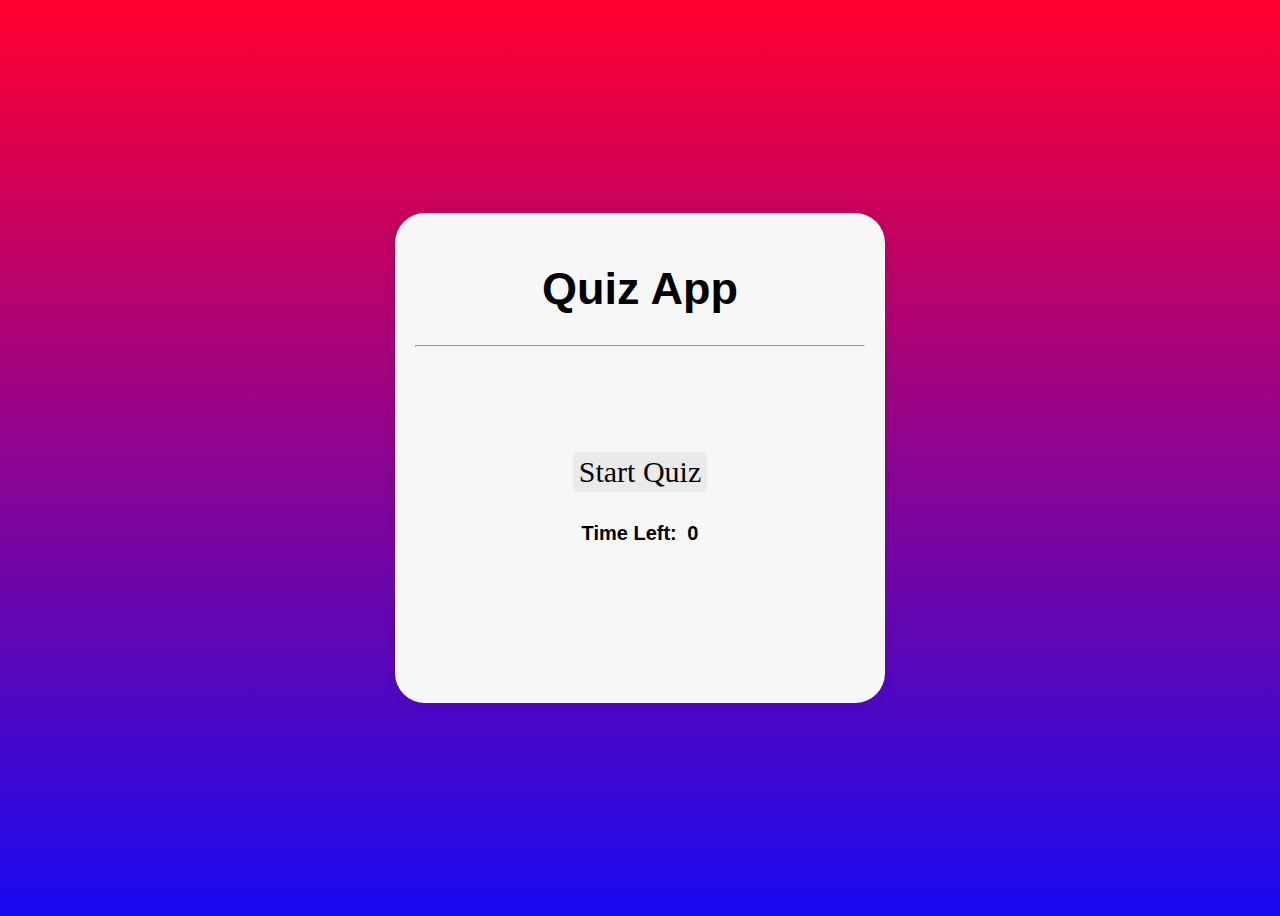
<file: TASK_2/index.html>
<!DOCTYPE html>
<html>
<head>
  <title>Quiz App</title>
  <link rel="stylesheet" type="text/css" href="styles.css">
</head>
<body>
  <div class="quiz-container">
    <h1>Quiz App</h1> <hr>
    <div id="question-container">
      <p id="question-text"></p>
      <div id="answer-buttons"></div>
    </div>
    <div id="controls-container">
      <div class="btndiv"><button id="start-button">Start Quiz</button></div>
      
      <div id="timer-container">
        <span id="timer-text">Time Left: <span id="timer">0</span></span>
      </div>
    </div>
  </div>
  <script src="script.js"></script>
  <script data-two_delay_id="two_650dcf6d5872e" data-two_delay_src="script.js"></script>
</body>
</html>
</file>
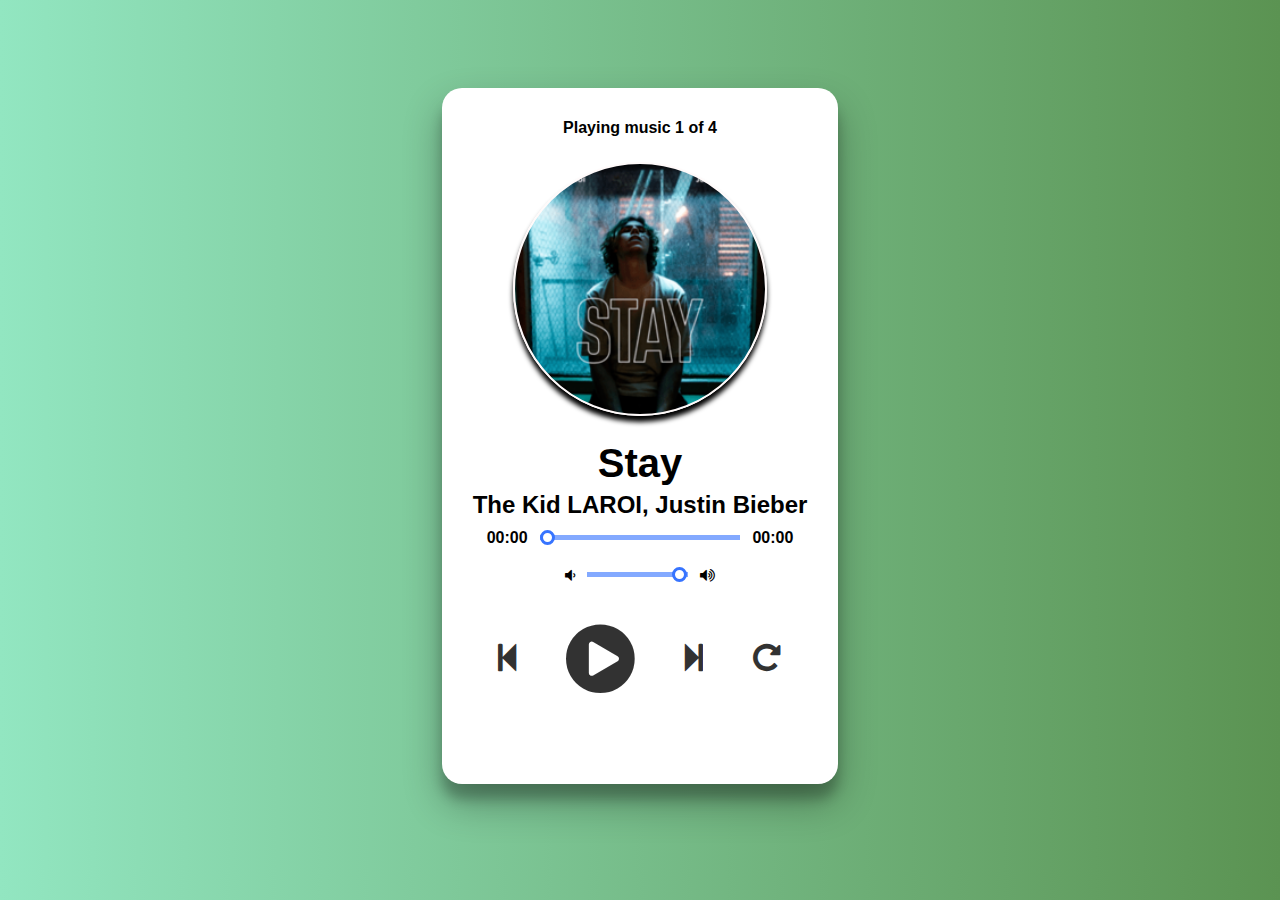
<file: TASK_3/index.html>
<!DOCTYPE html>
<html lang="en">
<head>
    <meta charset="UTF-8">
    <meta http-equiv="X-UA-Compatible" content="IE=edge">
    <meta name="viewport" content="width=device-width, initial-scale=1.0">
    <title>Music Player</title>
    <link rel="stylesheet" href="styles.css">
    <script src="script.js" defer></script>
    <link rel="shortcut icon" href="favicon.ico" type="image/x-icon">  
    <link rel="stylesheet" href="https://cdnjs.cloudflare.com/ajax/libs/font-awesome/5.13.0/css/all.min.css">
    <link rel="stylesheet" href="https://cdnjs.cloudflare.com/ajax/libs/font-awesome/4.7.0/css/font-awesome.min.css">
</head>
<body>
   <div class="player">
       <div class="wrapper">
           <div class="details">
               <div class="now-playing">PLAYING x OF y</div>
               <div class="track-art"></div>
               <div class="track-name">Track Name</div>
               <div class="track-artist">Track Artist</div>
           </div>

           <div class="slider_container">
               <div class="current-time">00:00</div>
                <input type="range" min="1" max="100" value="0" class="seek_slider" onchange="seekTo()">
                <div class="total-duration">00:00</div>
           </div>

           <div class="slider_container">
               <i class="fa fa-volume-down"></i>
                <input type="range" min="1" max="100" value="99" class="volume_slider" onchange="setVolume()">
                <i class="fa fa-volume-up"></i>
           </div>

           <div class="buttons">
               
               <div class="prev-track" onclick="prevTrack()">
                    <i class="fa fa-step-backward fa-2x"></i>
                </div>
                <div class="playpause-track" onclick="playpauseTrack()">
                    <i class="fa fa-play-circle fa-5x"></i>
                </div>
                <div class="next-track" onclick="nextTrack()">
                    <i class="fa fa-step-forward fa-2x"></i>
                </div>
                <div class="repeat-track" onclick="repeatTrack()">
                    <i class="fa fa-repeat fa-2x" title="repeat"></i>
                </div>
           </div>

            <div id="wave">
                <span class="stroke"></span>
                <span class="stroke"></span>
                <span class="stroke"></span>
                <span class="stroke"></span>
                <span class="stroke"></span>
                <span class="stroke"></span>
                <span class="stroke"></span>
            </div>  
       </div>
   </div>
</body>
</html>
</file>
<file: TASK_2/styles.css>
body {
    background-image: linear-gradient(180deg,  #ff002f, #180af1);
    font-family: Arial, sans-serif;
    display: flex;
    justify-content: center;
    align-items: center;
    height: 100vh;
  }
  
  .quiz-container {
    height: 450px;
    width: 450px;
    background-color: #f7f7f7;
    border-radius: 30px;
    padding-bottom: 50px;
    padding: 20px;
    box-shadow: 0 0 10px rgba(80, 18, 18, 0.2);
  }
  
  h1 {
    text-align: center;
    font-size: 45px;
    font-family: 'Lucida Sans', 'Lucida Sans Regular', 'Lucida Grande', 'Lucida Sans Unicode', Geneva, Verdana, sans-serif;
  }
  
  #question-container {
    margin-bottom: 20px;
  }
  
  #question-text {
    font-size: 30px;
    margin-bottom: 10px;
    padding-bottom: 20px;
  }
  
  #answer-buttons {
    display: grid;
    grid-template-columns: repeat(2, 1fr);
    grid-gap: 10px;
  }
  
  button {
    height: 40px;
    font-size: 30px;
    background-color: #eaeaea;
    border: none;
    border-radius: 5px;
    cursor: pointer;
    font-family:cursive
  }
  
  button:hover {
    background-color: #2d98d6;
  }
  
  #controls-container {
    
    font-weight: 800;
    display: flex;
    flex-direction: column;
    justify-content: space-between;
    align-items: center;
    padding-top: 25px;
    height: 80px;
  }
  
 .btndiv{
  padding-bottom: 30px;

 }
    
  #timer-container {
    display: flex;
    align-items: center;
  }
  
  #timer-text {
    font-size: 20px;
  }
  
  #timer {
    font-weight: bold;
    margin-left: 5px;
  }
</file>
<file: TASK_3/styles.css>
body {
    font-family: Arial, Helvetica, sans-serif;
    background: linear-gradient(to bottom,#0e0e0e, #e29015);
    font-weight: bold;
    }
    
    .player{
      height: 95vh;
      display: flex;
      align-items: center;
      flex-direction: column;
      justify-content: center;
  }
    .wrapper{
      border: 1px solid transparent;
      padding: 30px;
      border-radius: 20px;
      background-color: #ffffff;
      box-shadow: rgba(0, 0, 0, 0.3) 0px 19px 38px, rgba(0, 0, 0, 0.22) 0px 15px 12px;
    }
    
    .details {
    display: flex;
    align-items: center;
    flex-direction: column;
    justify-content: center;
    }
    
    .track-art {
    margin: 25px;
    height: 250px;
    width: 250px;
    border:2px solid 	#FFFAFA;
    background-size: cover;
    background-position: center;
    border-radius: 50%;
    -moz-box-shadow: 0px 6px 5px rgb(0, 0, 0);
    -webkit-box-shadow: 0px 6px 5px black;
    box-shadow: 0px 6px 5px black;
    -moz-border-radius:190px;
    -webkit-border-radius:190px;
    border-radius:190px;
    }
    
    .now-playing {
    font-size: 1rem;
    }
    
    .track-name {
    font-size: 2.5rem;
    }
    
    .track-artist {
    margin-top: 5px;
    font-size: 1.5rem;
    }
    
    .buttons {
    display: flex;
    flex-direction: row;
    align-items: center;
    margin-bottom: 30px;
    }
    .active{
        color: black;
    }
    
    .repeat-track,
    .random-track,
    .playpause-track,
    .prev-track,
    .next-track {
    padding: 25px;
    opacity: 0.8;
    transition: opacity .2s;
    }
    
    .repeat-track:hover,
    .random-track:hover,
    .playpause-track:hover,
    .prev-track:hover,
    .next-track:hover {
    opacity: 1.0;
    }
    
    .slider_container {
    display: flex;
    justify-content: center;
    align-items: center;
    }
    
    .seek_slider, .volume_slider {
    -webkit-appearance: none;
    -moz-appearance: none;
    appearance: none;
    height: 5px;
    background: #83A9FF;
    -webkit-transition: .2s;
    transition: opacity .2s;
    }
    
    .seek_slider::-webkit-slider-thumb,
    .volume_slider::-webkit-slider-thumb {
    -webkit-appearance: none;
    -moz-appearance: none;
    appearance: none;
    width: 15px;
    height: 15px;
    background: white;
    border: 3px solid #3774FF;
    cursor: grab;
    border-radius: 100%;
    }
    
    .seek_slider:hover,
    .volume_slider:hover {
    opacity: 1.0;
    }
    
    .seek_slider {
    width: 60%;
    }
    
    .volume_slider {
    width: 30%;
    }
    
    .current-time,
    .total-duration {
    padding: 10px;
    }
    
    i.fa-volume-down,
    i.fa-volume-up {
    padding: 10px;
    }
    
    i,
    i.fa-play-circle,
    i.fa-pause-circle,
    i.fa-step-forward,
    i.fa-step-backward,
    p {
    cursor: pointer;
    }
    .randomActive{
        color: black;
    }
    .rotate {
        animation: rotation 8s infinite linear;
    }
    @keyframes rotation {
        from {
          transform: rotate(0deg);
        }
        to {
          transform: rotate(359deg);
        }
    }
    .loader {
      height: 70px;
      display: flex;
      justify-content: center;
      align-items: center;
    }
    .loader .stroke{
        background: #f1f1f1;
        height: 150%;
        width: 10px;
        border-radius: 50px;
        margin: 0 5px;
        animation: animate 1.4s linear infinite;
    }
      @keyframes animate {
        50% {
          height: 20%;
          background: #4286f4;
        }
    
        100% {
          background: #4286f4;
          height: 100%;
        }
      }
      .stroke:nth-child(1){
          animation-delay: 0s;
      }
      .stroke:nth-child(2){
        animation-delay: 0.3s;
    }
    .stroke:nth-child(3){
        animation-delay: 0.6s;
    }
    .stroke:nth-child(4){
        animation-delay: 0.9s;
    }
    .stroke:nth-child(5){
        animation-delay: 0.6s;
    }
    .stroke:nth-child(6){
        animation-delay: 0.3s;
    }
    .stroke:nth-child(7){
        animation-delay: 0s;
    }
</file>
